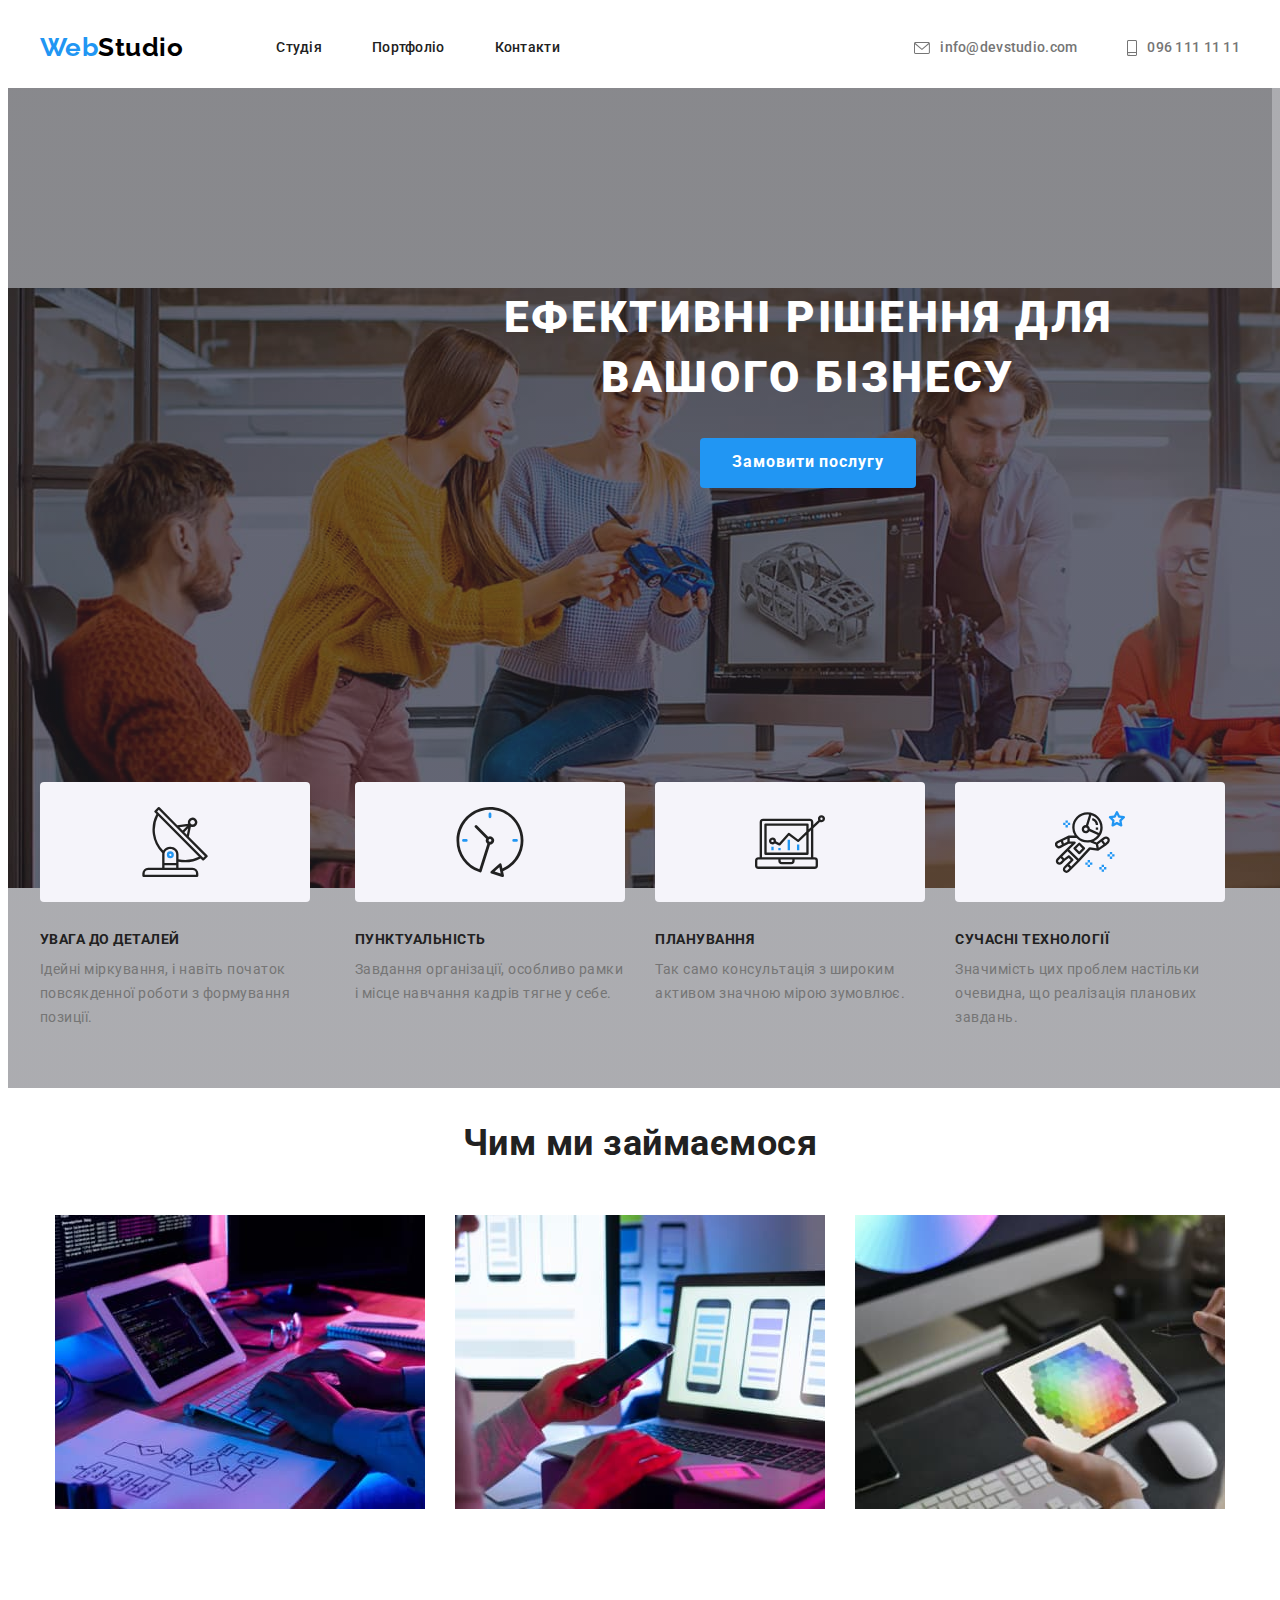
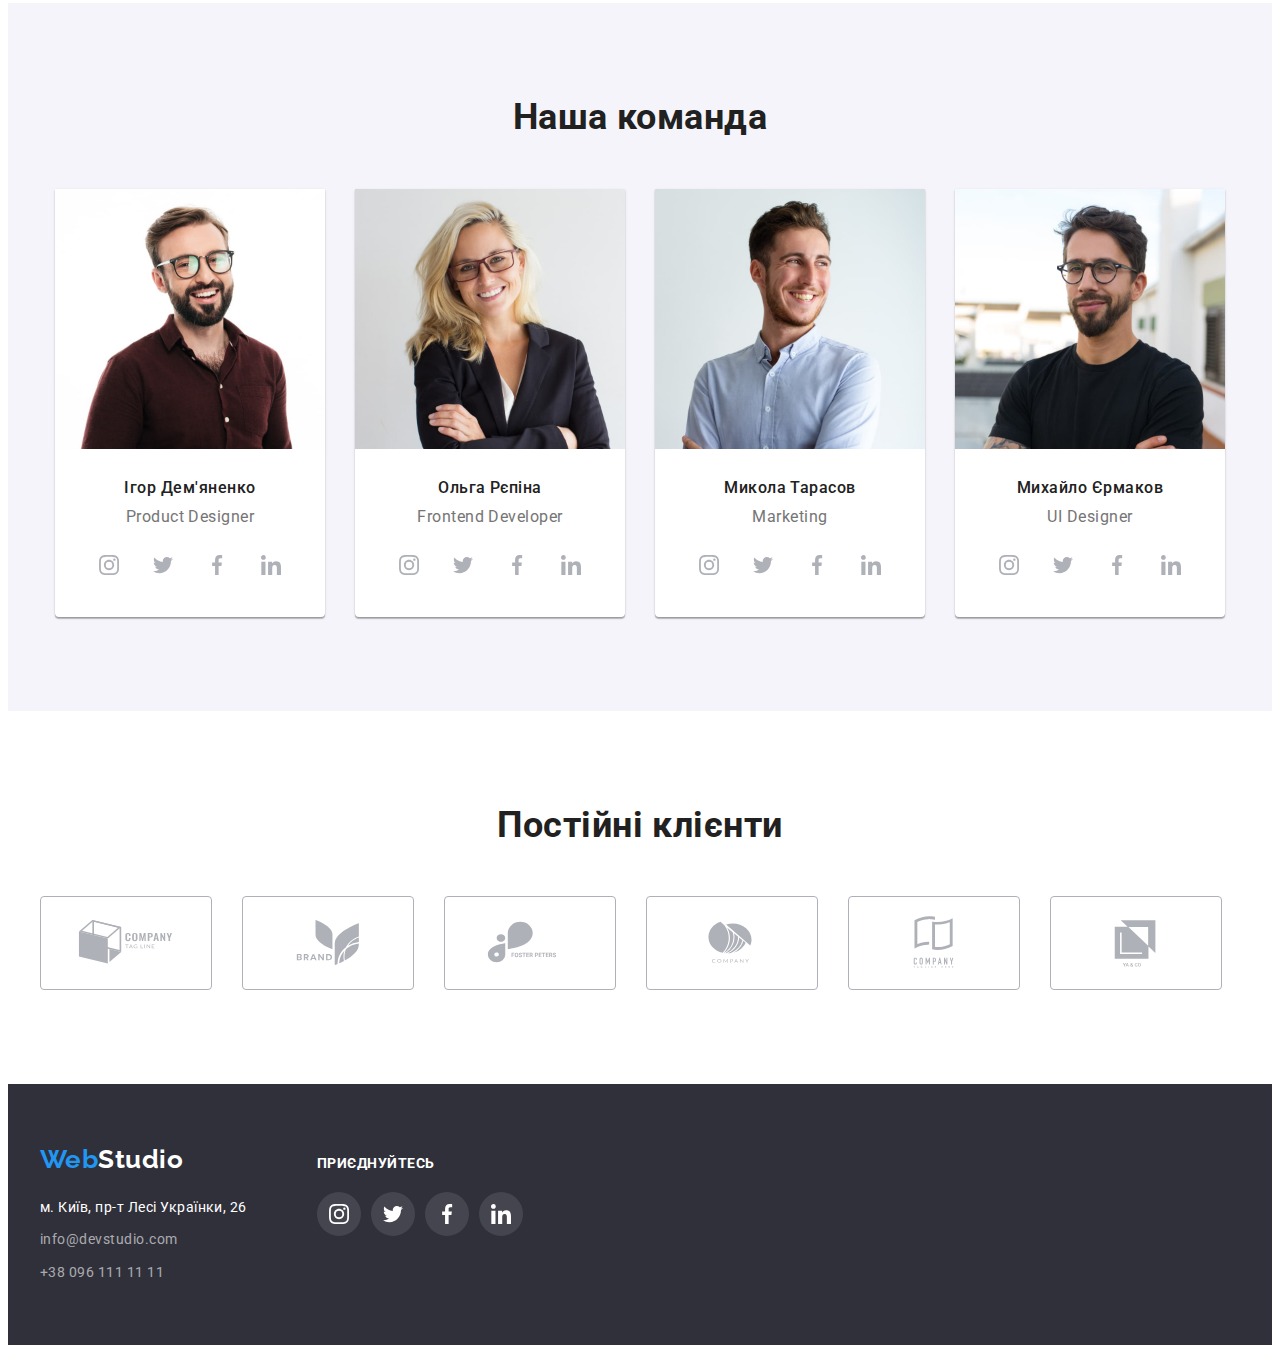
<file: index.html>
<!DOCTYPE html>
<html lang="uk">

<head>
    <meta charset="UTF-8">
    <meta http-equiv="X-UA-Compatible" content="IE=edge">
    <meta name="viewport" content="width=device-width, initial-scale=1.0">
    <title>Main page</title>
    <link rel="stylesheet" href="https://cdnjs.cloudflare.com/ajax/libs/modern-normalize/1.1.0/modern-normalize.min.css"
        integrity="sha512-wpPYUAdjBVSE4KJnH1VR1HeZfpl1ub8YT/NKx4PuQ5NmX2tKuGu6U/JRp5y+Y8XG2tV+wKQpNHVUX03MfMFn9Q=="
        crossorigin="anonymous" referrerpolicy="no-referrer" />
    <link rel="preconnect" href="https://fonts.googleapis.com">
    <link rel="preconnect" href="https://fonts.gstatic.com" crossorigin>
    <link
        href="https://fonts.googleapis.com/css2?family=Oleo+Script&family=Raleway:wght@700&family=Roboto:wght@400;500;700;900&display=swap"
        rel="stylesheet">
    <link href="./css/styles.css" rel="stylesheet">
</head>

<body>
    <!--Заголовок-->
    <header>
        <div class="header conteiner">
            <nav class="nav-menu">
                <a href="./index.html" lang="en" class="logo"><span class="logo-akcent">Web</span>Studio</a>
                <ul class="navigation">
                    <li class="item"><a href="./index.html" class="link">Студія</a></li>
                    <li class="item"><a href="./portfolio.html" class="link">Портфоліо</a></li>
                    <li class="item"><a href="#" class="link">Контакти</a></li>
                </ul>
            </nav>
            <ul class="contacts">
                <li class="item">
                    
                    <a href="mailto:info@devstudio.com" class="link" lang="en">
                        <svg class="icon envelope" width="16" height="12">
                            <use href="./imges/icons.svg#envelope"></use>
                        </svg>
                        info@devstudio.com</a></li>
                <li class="item">
                    
                    <a href="tel:+380961111111" class="link">
                        <svg class="icon smartphone" width="10" height="16">
                            <use href="./imges/icons.svg#smartphone"></use>
                        </svg>
                        096 111 11 11
                    </a>
                </li>
            </ul>
        </div>
    </header>
    <main>
        <!--Герой-->
        <section class="hero">
            <div class="overlay">
                <div class="conteiner">
                    <div class="hero-box">
                        <h1 class="title">Ефективні рішення для вашого бізнесу</h1>
                        <button type="button" class="hero-button">Замовити послугу</button>
                    </div>
                </div>
            </div>
        </section>
        <!--Принципы-->
        <section class="princip section">
                    <div class="conteiner">
                        <h2 class="visually-hidden">Наші принципи</h2>
                        <ul class="principles">
                            <li class="list">
                                <div class="thumb">
                                    <svg class="icon" width="70" height="70">
                                        <use href="./imges/icons.svg#antenna"></use>
                                    </svg>
                                </div>
                                <h3 class="title">УВАГА ДО ДЕТАЛЕЙ</h3>
                                <p class="content">Ідейні міркування, і навіть початок повсякденної роботи з формування позиції.</p>
                            </li>
                            <li class="list">
                                <div class="thumb">
                                    <svg class="icon" width="70" height="70">
                                        <use href="./imges/icons.svg#clock"></use>
                                    </svg>
                                </div>
                                <h3 class="title">ПУНКТУАЛЬНІСТЬ</h3>
                                <p class="content">Завдання організації, особливо рамки і місце навчання кадрів тягне у себе.</p>
                            </li>
                            <li class="list">
                                <div class="thumb">
                                    <svg class="icon" width="70" height="70">
                                        <use href="./imges/icons.svg#diagram"></use>
                                    </svg>
                                </div>
                                <h3 class="title">ПЛАНУВАННЯ</h3>
                                <p class="content">Так само консультація з широким активом значною мірою зумовлює.</p>
                            </li>
                            <li class="list">
                                <div class="thumb">
                                    <svg class="icon" width="70" height="70">
                                        <use href="./imges/icons.svg#astronaut"></use>
                                    </svg>
                                </div>
                                <h3 class="title">СУЧАСНІ ТЕХНОЛОГІЇ</h3>
                                <p class="content">Значимість цих проблем настільки очевидна, що реалізація планових завдань.</p>
                            </li>
                        </ul>
                    </div>
        </section>
        <!--Чем занимаемся-->
        <section class="section works">
            <div class="conteiner">
            <h2 class="title">Чим ми займаємося</h2>
            <ul class="gallery">
                <li class="item"><img src="./imges/picone.jpg" alt="написання коду на планшеті" class="photo" width="370"
                        height="294"></li>
                <li class="item"><img src="./imges/pictwo.jpg" alt="робота на лептопі" class="photo" width="370" height="294"></li>
                <li class="item"><img src="./imges/picthree.jpg" alt="підбір кольорів за палитрою" class="photo" width="370"
                        height="294"></li>
            </ul>
            </div>
        </section>
        <!--Команда-->
        <section class="team-section">
            <div class="command conteiner">
            <h2 class="title">Наша команда</h2>
            <ul class="team">
                <li class="list">
                    <img src="./imges/igor.jpg" alt="фото Ігоря Дем'яненко" class="photo" width="270" height="260">
                    <div class="content-box">
                        <h3 class="title">Ігор Дем'яненко</h3>
                        <p lang="en" class="content">Product Designer</p>
                        <ul class="social-list">
                            <li class="item"><a href="#" class="link">
                                <svg class="icon" width="20" height="20">
                                    <use href="./imges/icons.svg#instagram"></use>
                                </svg>
                            </a></li>
                            <li class="item"><a href="#" class="link">
                                <svg class="icon" width="20" height="20">
                                    <use href="./imges/icons.svg#twitter"></use>
                                </svg>
                            </a></li>
                            <li class="item"><a href="#" class="link">
                                <svg class="icon" width="20" height="20">
                                    <use href="./imges/icons.svg#facebook"></use>
                                </svg>
                            </a></li>
                            <li class="item"><a href="#" class="link">
                                <svg class="icon" width="20" height="20">
                                    <use href="./imges/icons.svg#linkedin"></use>
                                </svg>
                            </a></li>
                        </ul>
                    </div>
                </li>
                <li class="list">
                    <img src="./imges/olga.jpg" alt="фото Ольги Рєпіної" class="photo" width="270" height="260">
                    <div class="content-box">
                        <h3 class="title">Ольга Рєпіна</h3>
                        <p lang="en" class="content">Frontend Developer</p>
                    <ul class="social-list">
                        <li class="item"><a href="#" class="link">
                                <svg class="icon" width="20" height="20">
                                    <use href="./imges/icons.svg#instagram"></use>
                                </svg>
                            </a></li>
                        <li class="item"><a href="#" class="link">
                                <svg class="icon" width="20" height="20">
                                    <use href="./imges/icons.svg#twitter"></use>
                                </svg>
                            </a></li>
                        <li class="item"><a href="#" class="link">
                                <svg class="icon" width="20" height="20">
                                    <use href="./imges/icons.svg#facebook"></use>
                                </svg>
                            </a></li>
                        <li class="item"><a href="#" class="link">
                                <svg class="icon" width="20" height="20">
                                    <use href="./imges/icons.svg#linkedin"></use>
                                </svg>
                            </a></li>
                    </ul>
                        </div>
                </li>
                <li class="list">
                    <img src="./imges/nikolay.jpg" alt="фото Миколи Тарасова" class="photo" width="270" height="260">
                    <div class="content-box">
                    <h3 class="title">Микола Тарасов</h3>
                    <p lang="en" class="content">Marketing</p>
                    <ul class="social-list">
                        <li class="item"><a href="#" class="link">
                                <svg class="icon" width="20" height="20">
                                    <use href="./imges/icons.svg#instagram"></use>
                                </svg>
                            </a></li>
                        <li class="item"><a href="#" class="link">
                                <svg class="icon" width="20" height="20">
                                    <use href="./imges/icons.svg#twitter"></use>
                                </svg>
                            </a></li>
                        <li class="item"><a href="#" class="link">
                                <svg class="icon" width="20" height="20">
                                    <use href="./imges/icons.svg#facebook"></use>
                                </svg>
                            </a></li>
                        <li class="item"><a href="#" class="link">
                                <svg class="icon" width="20" height="20">
                                    <use href="./imges/icons.svg#linkedin"></use>
                                </svg>
                            </a></li>
                    </ul>
                    </div>
                </li>
                <li class="list">
                    <img src="./imges/mihail.jpg" alt="фото Михайла Єрмакова" class="photo" width="270" height="260">
                    <div class="content-box">
                    <h3 class="title">Михайло Єрмаков</h3>
                    <p lang="en" class="content">UI Designer</p>
                <ul class="social-list">
                    <li class="item"><a href="#" class="link">
                            <svg class="icon" width="20" height="20">
                                <use href="./imges/icons.svg#instagram"></use>
                            </svg>
                        </a></li>
                    <li class="item"><a href="#" class="link">
                            <svg class="icon" width="20" height="20">
                                <use href="./imges/icons.svg#twitter"></use>
                            </svg>
                        </a></li>
                    <li class="item"><a href="#" class="link">
                            <svg class="icon" width="20" height="20">
                                <use href="./imges/icons.svg#facebook"></use>
                            </svg>
                        </a></li>
                    <li class="item"><a href="#" class="link">
                            <svg class="icon" width="20" height="20">
                                <use href="./imges/icons.svg#linkedin"></use>
                            </svg>
                        </a></li>
                </ul>
                    </div>
                </li>
            </ul>
            </div>
        </section>
        <!--Клієнти-->
        <section class="clients section">
            <div class="conteiner">
                <h2 class="title">Постійні клієнти</h2>
                <ul class="list">
                    <li class="item">
                        <a href="#" class="link">
                            <svg class="icon" width="106" height="60">
                                <use href="./imges/icons.svg#logo1"></use>
                            </svg>
                        </a>
                    </li>
                    <li class="item">
                        <a href="#" class="link">
                            <svg class="icon" width="106" height="60">
                                <use href="./imges/icons.svg#logo2"></use>
                            </svg>
                        </a>
                    </li>
                    <li class="item">
                        <a href="#" class="link">
                            <svg class="icon" width="106" height="60">
                                <use href="./imges/icons.svg#logo3"></use>
                            </svg>
                        </a>
                    </li>
                    <li class="item">
                        <a href="#" class="link">
                            <svg class="icon" width="106" height="60">
                                <use href="./imges/icons.svg#logo4"></use>
                            </svg>
                        </a>
                    </li>
                    <li class="item">
                        <a href="#" class="link">
                            <svg class="icon" width="106" height="60">
                                <use href="./imges/icons.svg#logo5"></use>
                            </svg>
                        </a>
                    </li>
                    <li class="item">
                        <a href="#" class="link">
                            <svg class="icon" width="106" height="60">
                                <use href="./imges/icons.svg#logo6"></use>
                            </svg>
                        </a>
                    </li>
                </ul>
            </div>
        </section>
    </main>
    <!--Підвал-->
    <footer class="footer">
        <div class="bottom conteiner">
            <div>
                <a href="./index.html" lang="en" class="logo"><span class="logo-akcent">Web</span>Studio</a>
                <address>
                    <ul class="address">
                        <li class="item"><a href="https://goo.gl/maps/CPtrU1FHBa2aNyZL9" class="first" target="_blank"
                        rel="noopener noreferrer nofollow">м. Київ, пр-т Лесі Українки, 26</a></li>
                        <li class="item"><a href="mailto:info@devstudio.com" class="second" lang="en">info@devstudio.com</a></li>
                        <li class="item"><a href="tel:+380961111111" class="third">+38 096 111 11 11</a></li>
                    </ul>
                </address>
            </div>
            <div class="social-linkbox">
            <h3 class="title">приєднуйтесь</h3>
            <ul class="list">
                <li class="item">
                    <a class="link" href="#">
                        <svg class="icon" width="20" height="20">
                            <use href="./imges/icons.svg#instagram"></use>
                        </svg>
                    </a>
                </li>
                <li class="item">
                    <a class="link" href="#">
                        <svg class="icon" width="20" height="20">
                            <use href="./imges/icons.svg#twitter"></use>
                        </svg>
                    </a>
                </li>
                <li class="item">
                    <a class="link" href="#">
                        <svg class="icon" width="20" height="20">
                            <use href="./imges/icons.svg#facebook"></use>
                        </svg>
                    </a>
                </li>
                <li class="item">
                    <a class="link" href="#">
                        <svg class="icon" width="20" height="20">
                            <use href="./imges/icons.svg#linkedin"></use>
                        </svg>
                    </a>
                </li>
            </ul>
            </div>
        </div>
    </footer>
</body>

</html>
</file>
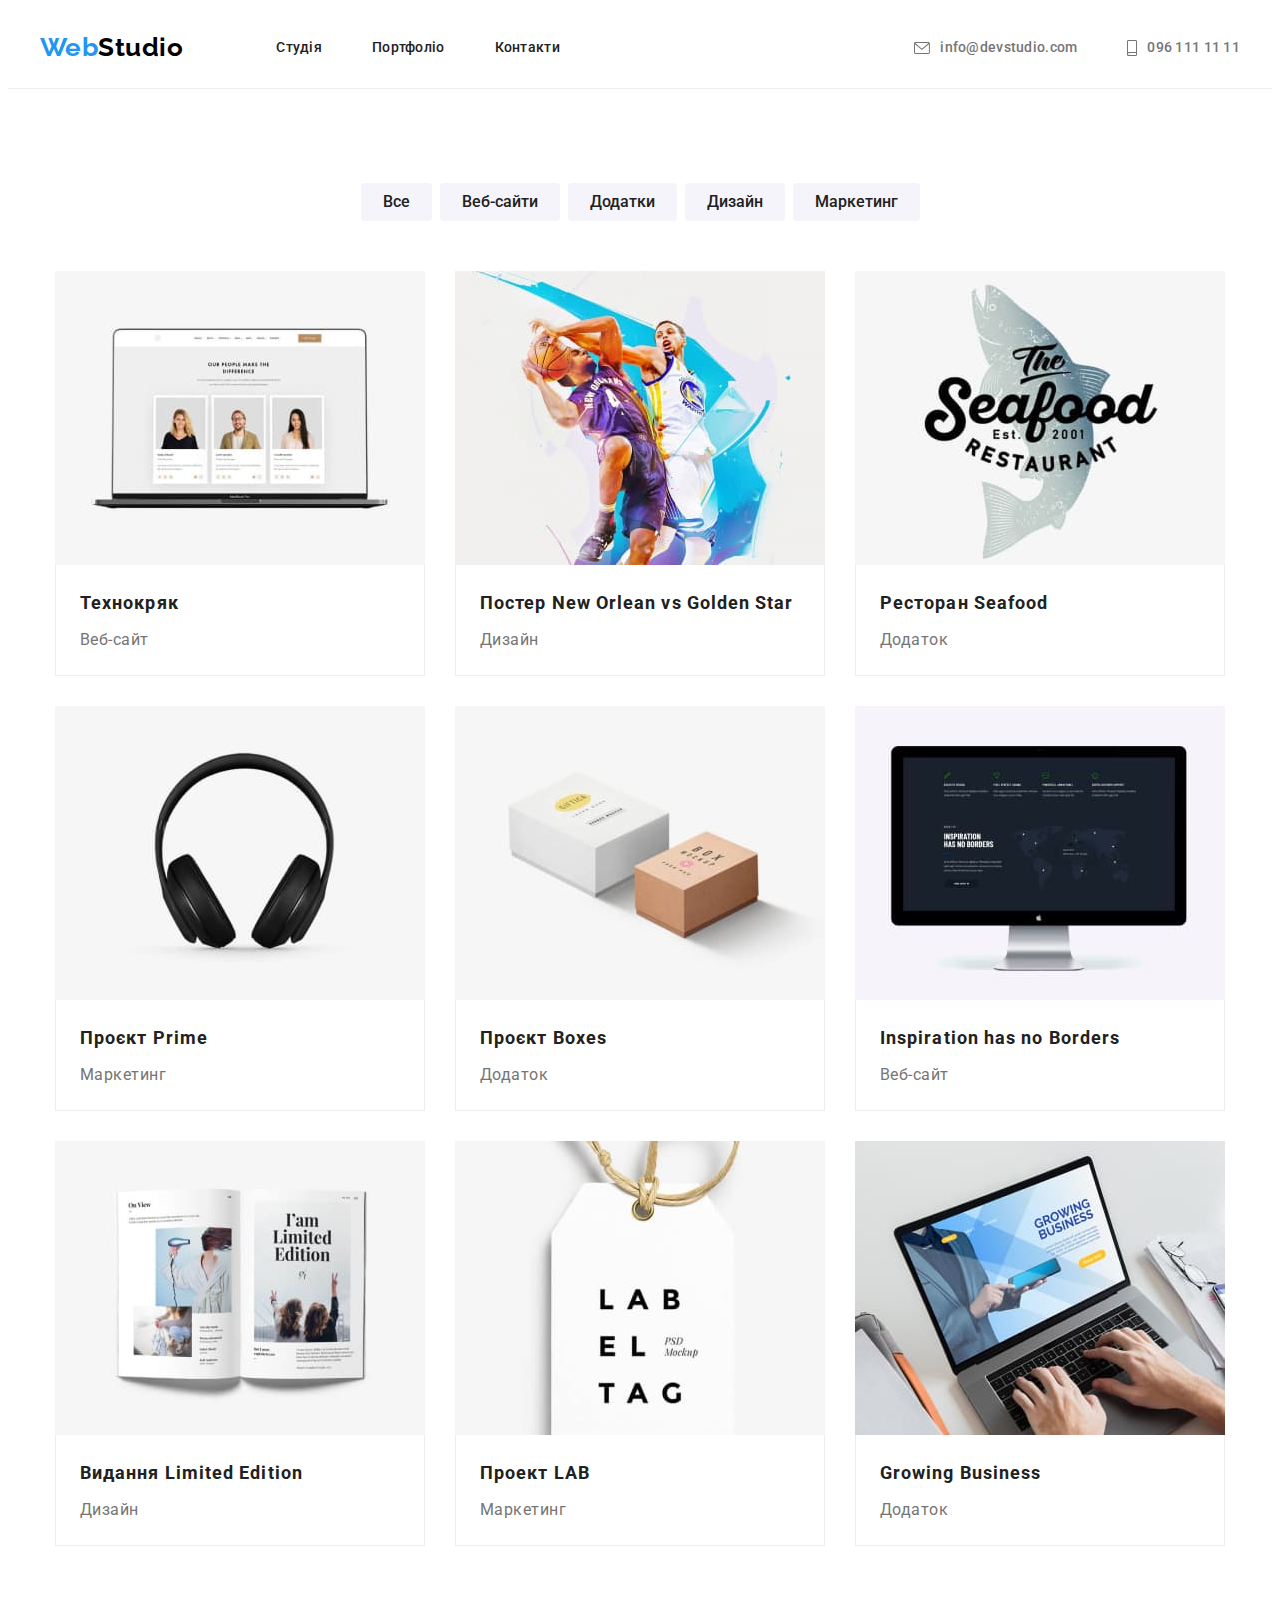
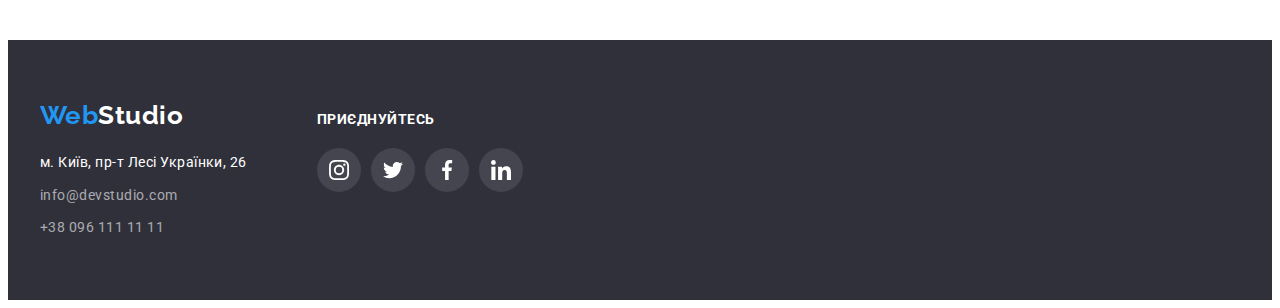
<file: portfolio.html>
<!DOCTYPE html>
<html lang="uk">

<head>
    <meta charset="UTF-8">
    <meta http-equiv="X-UA-Compatible" content="IE=edge">
    <meta name="viewport" content="width=device-width, initial-scale=1.0">
    <title>Portfolio</title>
    <link rel="stylesheet" href="https://cdnjs.cloudflare.com/ajax/libs/modern-normalize/1.1.0/modern-normalize.min.css"
        integrity="sha512-wpPYUAdjBVSE4KJnH1VR1HeZfpl1ub8YT/NKx4PuQ5NmX2tKuGu6U/JRp5y+Y8XG2tV+wKQpNHVUX03MfMFn9Q=="
        crossorigin="anonymous" referrerpolicy="no-referrer" />
    <link rel="preconnect" href="https://fonts.googleapis.com">
    <link rel="preconnect" href="https://fonts.gstatic.com" crossorigin>
    <link
        href="https://fonts.googleapis.com/css2?family=Oleo+Script&family=Raleway:wght@700&family=Roboto:wght@400;500;700;900&display=swap"
        rel="stylesheet">
    <link href="./css/styles.css" rel="stylesheet">
</head>

<body>
    <!--Заголовок-->
    <header class="top">
        <div class="header conteiner">
            <nav class="nav-menu">
                <a href="./index.html" lang="en" class="logo"><span class="logo-akcent">Web</span>Studio</a>
                <ul class="navigation">
                    <li class="item"><a href="./index.html" class="link">Студія</a></li>
                    <li class="item"><a href="./portfolio.html" class="link">Портфоліо</a></li>
                    <li class="item"><a href="#" class="link">Контакти</a></li>
                </ul>
            </nav>
            <ul class="contacts">
                <li class="item">
                    <a href="mailto:info@devstudio.com" class="link" lang="en">
                        <svg class="icon envelope" width="16" height="12">
                            <use href="./imges/icons.svg#envelope"></use>
                        </svg>
                        info@devstudio.com</a>
                </li>
                <li class="item">
                    <a href="tel:+380961111111" class="link">
                        <svg class="icon smartphone" width="10" height="16">
                            <use href="./imges/icons.svg#smartphone"></use>
                        </svg>
                        096 111 11 11
                    </a>
                </li>
            </ul>
        </div>
    </header>
    <!--Портфоліо-->
    <main>
        <section class="portfolio">
            <div class="conteiner">
            <h1 class="visually-hidden">Галерея робіт</h1>
            <ul class="list">
                <li class="item"><button type="button" class="button">Все</button></li>
                <li class="item"><button type="button" class="button">Веб-сайти</button></li>
                <li class="item"><button type="button" class="button">Додатки</button></li>
                <li class="item"><button type="button" class="button">Дизайн</button></li>
                <li class="item"><button type="button" class="button">Маркетинг</button></li>
            </ul>
            <ul class="card-list">
                <li class="item">
                    <a href="#" class="link">
                        <img src="./imges/laptop.jpg" alt="Лептоп" class="photo" width="370" height="294">
                    <div class="card-head">
                        <h2 class="title">Технокряк</h2>
                        <p class="content">Веб-сайт</p>
                    </div>
                    </a>
                </li>
                <li class="item">
                   <a href="#" class="link">
                     <img src="./imges/basketbolists.jpg" alt="Баскетболісти" class="photo" width="370" height="294">
                    <div class="card-head">
                        <h2 class="title">Постер New Orlean vs Golden Star</h2>
                        <p class="content">Дизайн</p>
                    </div>
                   </a>
                </li>
                <li class="item">
                    <a href="#" class="link">
                        <img src="./imges/brendlogo.jpg" alt="Логотип ресторану Seafood" class="photo" width="370" height="294">
                        <div class="card-head">
                            <h2 class="title">Ресторан Seafood</h2>
                            <p class="content">Додаток</p>
                        </div>
                    </a>
                </li>
                <li class="item">
                    <a href="#" class="link">
                        <img src="./imges/headphones.jpg" alt="Навушники" class="photo" width="370" height="294">
                    <div class="card-head">
                        <h2 class="title">Проєкт Prime</h2>
                        <p class="content">Маркетинг</p>
                    </div>
                    </a>
                </li>
                <li class="item">
                    <a href="#" class="link">
                        <img src="./imges/boxes.jpg" alt="Коробки" class="photo" width="370" height="294">
                    <div class="card-head">
                        <h2 class="title">Проєкт Boxes</h2>
                        <p class="content">Додаток</p>
                    </div>
                    </a>
                </li>
                <li class="item">
                    <a href="#" class="link">
                        <img src="./imges/monitor.jpg" alt="Монітор" class="photo" width="370" height="294">
                    <div class="card-head">
                        <h2 class="title">Inspiration has no Borders</h2>
                        <p class="content">Веб-сайт</p>
                    </div>
                    </a>
                </li>
                <li class="item">
                    <a href="#" class="link">
                        <img src="./imges/magazine.jpg" alt="Журнал" class="photo" width="370" height="294">
                    <div class="card-head">
                        <h2 class="title">Видання Limited Edition</h2>
                        <p class="content">Дизайн</p>
                    </div>
                    </a>
                </li>
                <li class="item">
                    <a href="#" class="link">
                        <img src="./imges/tag.jpg" alt="Бірка лейблу" class="photo" width="370" height="294">
                    <div class="card-head">
                        <h2 class="title">Проект LAB</h2>
                        <p class="content">Маркетинг</p>
                    </div>
                    </a>
                </li>
                <li class="item">
                    <a href="#" class="link">
                        <img src="./imges/working.jpg" alt="Робота на ноутбуці" class="photo" width="370" height="294">
                    <div class="card-head">
                        <h2 class="title">Growing Business</h2>
                        <p class="content">Додаток</p>
                    </div>
                    </a>
                </li>
            </ul>
            </div>
        </section>
    </main>
    <!--Підвал-->
<footer class="footer">
    <div class="bottom conteiner">
        <div>
            <a href="./index.html" lang="en" class="logo"><span class="logo-akcent">Web</span>Studio</a>
            <address>
                <ul class="address">
                    <li class="item"><a href="https://goo.gl/maps/CPtrU1FHBa2aNyZL9" class="first" target="_blank"
                            rel="noopener noreferrer nofollow">м. Київ, пр-т Лесі Українки, 26</a></li>
                    <li class="item"><a href="mailto:info@devstudio.com" class="second" lang="en">info@devstudio.com</a>
                    </li>
                    <li class="item"><a href="tel:+380961111111" class="third">+38 096 111 11 11</a></li>
                </ul>
            </address>
        </div>
        <div class="social-linkbox">
            <h3 class="title">приєднуйтесь</h3>
            <ul class="list">
                <li class="item">
                    <a class="link" href="#">
                        <svg class="icon" width="20" height="20">
                            <use href="./imges/icons.svg#instagram"></use>
                        </svg>
                    </a>
                </li>
                <li class="item">
                    <a class="link" href="#">
                        <svg class="icon" width="20" height="20">
                            <use href="./imges/icons.svg#twitter"></use>
                        </svg>
                    </a>
                </li>
                <li class="item">
                    <a class="link" href="#">
                        <svg class="icon" width="20" height="20">
                            <use href="./imges/icons.svg#facebook"></use>
                        </svg>
                    </a>
                </li>
                <li class="item">
                    <a class="link" href="#">
                        <svg class="icon" width="20" height="20">
                            <use href="./imges/icons.svg#linkedin"></use>
                        </svg>
                    </a>
                </li>
            </ul>
        </div>
    </div>
</footer>
</body>

</html>
</file>
<file: css/styles.css>
/*Палитра
Основний фон #FFFFFF
Другорядний фон #F5F4FA
Основний колір тексту #212121;
Другорядний колір тексту#757575;
Колір акценту #2196F3;
Колір лого #000000;
Альтернативний колір тексту #FFFFFF;
Альтернативний колір другорядного тексту rgba(255, 255, 255, 0.6)
Фон футера #2F303A;
колір логотипів кліентів #AFB1B8;
*/
:root {
    --primery-text-colop: #212121;
    --secondary-text-color: #757575;
    --akcent-color: #2196F3;
    --background-color: #FFFFFF;
    --secondary-background-color: #F5F4FA;
    --logo-text-color: #000000;
    --footer-bg: #2F303A;
    --hero-bg-color: #C4C4C4;
    --icons-color: #AFB1B8;
    --hero-btn-hov-color: #188CE8;
    --footer-text-secondary-color: rgba(255, 255, 255, 0.6);
}

body {
    color: var(--primery-text-colop);
    font-family: 'Roboto', sans-serif;
    letter-spacing: 0.03em;
    background-color: var(--background-color)
}

ul {
    list-style: none;
    margin: 0;
    padding: 0;
}
.title{
    margin: 0;
    padding: 0;
}
.content{
    margin: 0;
    padding: 0;
}
.photo{
    display: block;
}
a {
    text-decoration: none;
}
.conteiner{
    width: 1200px;
    margin-right: auto;
    margin-left: auto;
    padding-left: 15px;
    padding-right: 15px;
}
/*Заголовок*/
.top{
    border-bottom: 1px solid #ECECEC;
}
.header{
    display: flex;
    align-items: center;
    padding-top: 0;
    padding-bottom: 0;
}
.nav-menu{
    display: flex;
    align-items: center;
}
.nav-menu .logo{
    margin-right: 93px;
}
.logo-akcent {
    font-family: 'Raleway', sans-serif;
    font-style: normal;
    font-weight: 700;
    font-size: 26px;
    line-height: 1.2;
    color: var(--akcent-color)
}
.logo {
    display: block;

    font-family: 'Raleway', sans-serif;
    font-style: normal;
    font-weight: 700;
    font-size: 26px;
    line-height: 1.2;
    color: var(--logo-text-color)
}
.navigation,
.contacts{
    display: flex;
}
.contacts{
    margin-left: auto;
}
.navigation .link {
    display: block;
    padding-top: 32px;
    padding-bottom: 32px;

    font-weight: 500;
    font-size: 14px;
    line-height: 1.14;
    letter-spacing: 0.02em;
    color: var(--primery-text-colop);

}
.navigation .item:not(:last-child),
.contacts .item:not(:last-child){
    margin-right: 50px;
}
.navigation .link:focus,
.navigation .link:hover {
    color: var(--akcent-color);
}
.contacts .link {
    display: flex;
    padding-top: 32px;
    padding-bottom: 32px;
    align-items: center;

    font-weight: 500;
    font-size: 14px;
    line-height: 1.14;
    letter-spacing: 0.02em;
    color: var(--secondary-text-color);
    fill: var(--secondary-text-color);
}
.contacts .link:focus,
.contacts .link:hover {
    color: var(--akcent-color);
    fill: var(--akcent-color);
}
.contacts .icon{
    margin-right: 10px;
}

/*main*/
.section .title,
.team-section .title,
.clients .title{
    font-size: 36px;
    line-height: 1.16;
    text-align: center;
    color: var(--primery-text-colop);
    margin-bottom: 50px;
}

/*Герой*/
.hero {
    background-color: var(--hero-bg-color);
    text-align: center;
    height: 600px;
}
.overlay{
    width: 1600px;
    height: 100%;
    padding-top: 200px;
    padding-bottom: 200px;
    margin-left: auto;
    margin-right: auto;
    background-image: linear-gradient(to right,
    rgba(47, 48, 58, 0.4),
    rgba(47, 48, 58, 0.4)),
    url(../imges/herobg.jpg);
    background-repeat: no-repeat;
    background-size: contain;
    background-position: center;
}
.hero-box{
    width: 696px;
    margin-left: auto;
    margin-right: auto;
}
.hero .title {
    margin-bottom: 30px;

    font-weight: 900;
    font-size: 44px;
    line-height: 1.36;
    letter-spacing: 0.06em;
    text-transform: uppercase;
    color: var(--background-color);
}

.hero-button {
    font-family: inherit;
    font-weight: 700;
    font-size: 16px;
    line-height: 1.9;
    letter-spacing: 0.06em;
    width: 216px;
    height: 50px;
    border: 0em;
    border-radius: 4px;
    color: var(--background-color);
    background: var(--akcent-color);
    cursor: pointer;
}

.hero-button:hover,
.hero-button:focus {
    background: var(--hero-btn-hov-color);
    box-shadow: 0px 4px 4px rgba(0, 0, 0, 0.15);
    border-radius: 4px;
}

/*Принципи*/
.princip{
    padding-top: 94px;
    padding-bottom: 94px;
}
.principles{
    display: flex;
}
.principles .list:not(:last-child){
    margin-right: 30px;
}
.principles .list .thumb{
    display: flex;
    margin-bottom: 30px;
    background-color: var(--secondary-background-color);
    border-radius: 4px;
    width: 270px;
    height: 120px;
    justify-content: center;
    align-items: center;
}
.principles .list .title,
.social-linkbox .title{
    margin-bottom: 10px;
   
    font-weight: 700;
    font-size: 14px;
    line-height: 1.14;
    text-align: left;
    text-transform: uppercase;
    color: var(--primery-text-colop);
}
.principles .list .content {
    font-weight: 400;
    font-size: 14px;
    line-height: 1.7;
    color: var(--secondary-text-color);
}

.visually-hidden {
    position: absolute;
    white-space: nowrap;
    width: 1px;
    height: 1px;
    overflow: hidden;
    border: 0;
    padding: 0;
    clip: rect(0 0 0 0);
    clip-path: inset(50%);
    margin: -1px;
}
/*Чим ми займаємось*/
.works{
    padding-bottom: 94px;
}
.gallery{
    display: flex;
    justify-content: center;
}
.gallery .item:not(:last-child){
    margin-right: 30px;
}

/*Команда*/

.team{
    display: flex;
    justify-content: center;
}
.team-section {
    background-color: var(--secondary-background-color);
    padding-top: 94px;
    padding-bottom: 94px;
}

.team .list {
    background-color: var(--background-color);
    box-shadow: 0px 1px 3px rgba(0, 0, 0, 0.12), 0px 1px 1px rgba(0, 0, 0, 0.14), 0px 2px 1px rgba(0, 0, 0, 0.2);
    border-radius: 0px 0px 4px 4px;
}
.team .list:not(:last-child){
    margin-right: 30px;
}
.team .list .title {
    margin-bottom: 10px;

    font-weight: 500;
    font-size: 16px;
    line-height: 1.18;
    text-align: center;
    color: var(--primery-text-colop);
}

.team .list .content {
    font-weight: 400;
    font-size: 16px;
    line-height: 1.18;
    text-align: center;
    color: var(--secondary-text-color);
    margin-bottom: 16px;
}
.team-section .content-box{
    padding-top: 30px;
    padding-bottom: 30px;
    padding-left: 32px;
    padding-right: 32px;
}
.social-list{
    display: flex;
}
.social-list .link{
    display: flex;
    justify-content: center;
    align-items: center;
    width: 44px;
    height: 44px;
    fill:var(--icons-color);
    background-color: var(--background-color);
    border-radius: 50%;
}
.social-list .item:not(:last-child){
    margin-right: 10px;
}
.social-list .link:hover,
.social-list .link:focus{
    fill: var(--background-color);
    background-color: var(--akcent-color);
}
/*Клієнти*/
.clients{
    padding-top: 94px;
    padding-bottom: 94px;
}
.clients .list{
    display: flex;
}
.clients .link{
    display: flex;
    justify-content: center;
    align-items: center;
    width: 170px;
    height: 92px;
    fill: var(--icons-color);
    background-color: var(--background-color);
    border: 1px solid var(--icons-color);
    border-radius: 4px;
}
.clients .link:hover,
.clients .link:focus{
    fill:var(--akcent-color);
    border-color: var(--akcent-color);
}
.clients .list .item:not(:last-child){
    margin-right: 30px;
}
/*Підвал*/
.footer {
    background-color: var(--footer-bg);
    padding-top: 60px;
    padding-bottom: 60px;
}
.bottom{
    display: flex;
    align-items: baseline;
}
.footer .logo {
    color: var(--background-color);
    margin-bottom: 20px;
}
.footer .address .item:not(:last-child){
    margin-bottom: 9px;
}
.footer .address .first {
    font-style: normal;
    font-weight: 400;
    font-size: 14px;
    line-height: 1.7;
    color: var(--background-color);
}

.address .second,
.address .third {
    font-style: normal;
    font-weight: 400;
    font-size: 14px;
    line-height: 1.7;
    color: var(--footer-text-secondary-color);
}

.address .first:hover,
.address .second:hover,
.address .third:hover,
.address .first:focus,
.address .second:focus,
.address .third:focus {
    color: var(--akcent-color)
}
.social-linkbox{
display: flex;
flex-direction: column;
margin-left: 70px;
}
.social-linkbox .list{
    display: flex;
}
.social-linkbox .title {
    margin-bottom: 20px;
    color: var(--background-color);
}
.social-linkbox .item:not(:last-child){
    margin-right: 10px;
}
.social-linkbox .link{
    display: flex;
    justify-content: center;
    align-items: center;
    width: 44px;
    height: 44px;
    fill: var(--background-color);
    background-color: rgba(255, 255, 255, 0.1);
    border-radius: 50%;
}
.social-linkbox .link:hover,
.social-linkbox .link:focus{
    background-color:var(--akcent-color);
}
/*Стилі для портфоліо*/
.portfolio{
    padding-top: 94px;
    padding-bottom: 94px;
}
.portfolio .list{
    display: flex;
    margin-bottom: 50px;
    justify-content: center;
}

.portfolio .list .button {

    font-family: inherit;
    font-weight: 500;
    font-size: 16px;
    line-height: 1.62;
    text-align: center;
    color: var(--primery-text-colop);

    padding-left: 22px;
    padding-right: 22px;
    padding-top: 6px;
    padding-bottom: 6px;
    background-color: var(--secondary-background-color);
    border-radius: 4px;
    border: 0em;
    cursor: pointer;
}
.portfolio .list .item:not(:last-child){
    margin-right: 8px;
}

.portfolio .list .button:focus,
.portfolio .list .button:hover {
    background-color: var(--akcent-color);
    color: var(--background-color);
    box-shadow: 0px 3px 1px rgba(0, 0, 0, 0.1), 0px 1px 2px rgba(0, 0, 0, 0.08), 0px 2px 2px rgba(0, 0, 0, 0.12);
}
.card-list{
    display: flex;
    flex-wrap: wrap;
    gap: 30px;
    justify-content: center;
}
.portfolio .card-list .link{
    display: block;
    cursor: default;
    }
.card-head{
    padding-left: 24px;
    padding-right: 24px;
    padding-bottom: 20px;
    padding-top: 20px;
    border-bottom: 1px solid #EEEEEE;
    border-left: 1px solid #EEEEEE;
    border-right: 1px solid #EEEEEE;
}
.portfolio .card-list .link:focus,
.portfolio .card-list .link:hover{
    box-shadow: 0px 1px 1px rgba(0, 0, 0, 0.12),
     0px 4px 4px rgba(0, 0, 0, 0.06),
      1px 4px 6px rgba(0, 0, 0, 0.16);
}

.portfolio .card-list .title {
    margin-bottom: 4px;

    font-weight: 700;
    font-size: 18px;
    line-height: 2;
    letter-spacing: 0.06em;
    color: var(--primery-text-colop);
}

.portfolio .card-list .content {
    font-weight: 400;
    font-size: 16px;
    line-height: 1.87;
    color: var(--secondary-text-color);
}
</file>
